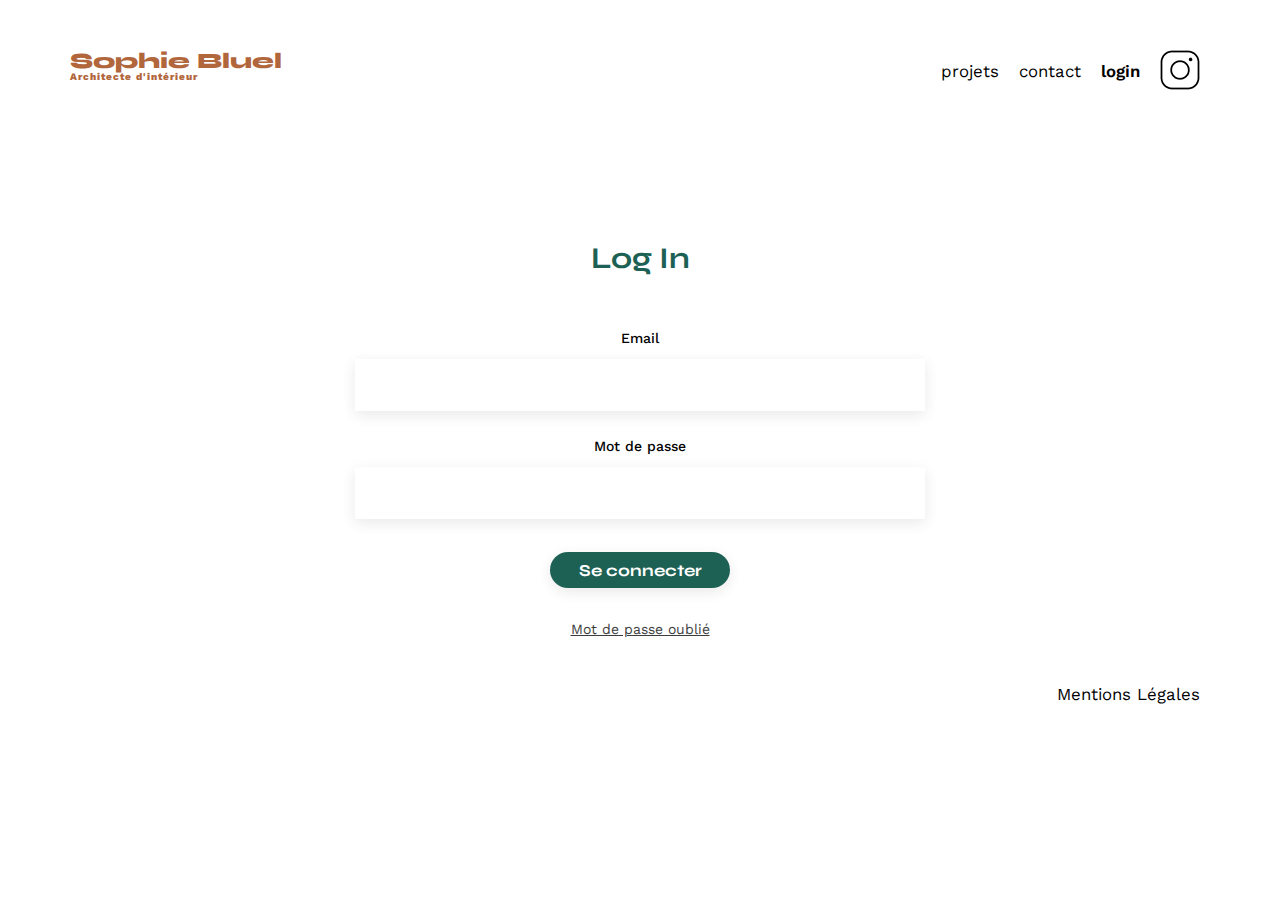
<file: login.html>
<!DOCTYPE html>
<html lang="fr">
<head>
	<meta charset="UTF-8">
	<title>Sophie Bluel - Architecte d'intérieur</title>
	<meta name="viewport" content="width=device-width, initial-scale=1.0">
	<link rel="preconnect" href="https://fonts.googleapis.com">
	<link rel="preconnect" href="https://fonts.gstatic.com" crossorigin>
	<link href="https://fonts.googleapis.com/css2?family=Syne:wght@700;800&family=Work+Sans&display=swap" rel="stylesheet">
	<meta name="description" content="">
	<link rel="stylesheet" href="./assets/style.css">
    <script defer src="assets/login.js"></script>
</head>
<body>
<header>
    <h1>Sophie Bluel <span>Architecte d'intérieur</span></h1>
    <nav>
        <ul>
            <li><a href="index.html">projets</a></li>
            <li>contact</li>
            <li class="activ">login</li>
            <li><img src="./assets/icons/instagram.png" alt="Instagram"></li>
        </ul>
    </nav>
</header>
<main>
    <section id="logIn">
		<h2>Log In</h2>
        <p class="error"></p>
		<form class="loginForm" action="#" method="post">
			<label for="email">Email</label>
			<input type="email" name="email" id="email">
			<label for="password">Mot de passe</label>
			<input type="password" name="password" id="password">
			<input type="submit" value="Se connecter">
		</form>
        <a href="#">Mot de passe oublié</a>
	</section>
</main>

<footer>
    <nav>
        <ul>
            <li>Mentions Légales</li>
        </ul>
    </nav>
</footer>    
</body>
</html>
</file>
<file: assets/style.css>
/* http://meyerweb.com/eric/tools/css/reset/
   v2.0 | 20110126
   License: none (public domain)
*/

html, body, div, span, applet, object, iframe,
h1, h2, h3, h4, h5, h6, p, blockquote, pre,
a, abbr, acronym, address, big, cite, code,
del, dfn, em, img, ins, kbd, q, s, samp,
small, strike, strong, sub, sup, tt, var,
b, u, i, center,
dl, dt, dd, ol, ul, li,
fieldset, form, label, legend,
table, caption, tbody, tfoot, thead, tr, th, td,
article, aside, canvas, details, embed,
figure, figcaption, footer, header, hgroup,
menu, nav, output, ruby, section, summary,
time, mark, audio, video {
	margin: 0;
	padding: 0;
	border: 0;
	font-size: 100%;
	font: inherit;
	vertical-align: baseline;
	box-sizing: border-box;
}
/* HTML5 display-role reset for older browsers */
article, aside, details, figcaption, figure,
footer, header, hgroup, menu, nav, section {
	display: block;
}
body {
	line-height: 1;
}
ol, ul {
	list-style: none;
}
blockquote, q {
	quotes: none;
}
blockquote:before, blockquote:after,
q:before, q:after {
	content: '';
	content: none;
}
table {
	border-collapse: collapse;
	border-spacing: 0;
}/* classe général pour cacher du contenu */
.hidden {
	display: none;
}
/** end reset css**/
body {
	max-width: 1140px;
	margin:auto;
	font-family: 'Work Sans' ;
	font-size: 14px;
}
header {
	display: flex;
	justify-content: space-between;
	margin: 50px 0
}
section {
	margin: 50px 0
}

h1{
	display: flex;
	flex-direction: column;
	font-family: 'Syne';
	font-size: 22px;
	font-weight: 800;
	color: #B1663C
}

h1 > span {
	font-family: 'Work Sans';
	font-size:10px;
	letter-spacing: 0.1em;
;
}

h2{
	font-family: 'Syne';
	font-weight: 700;
	font-size: 30px;
	color: #1D6154
}
nav ul {
	display: flex;
	align-items: center;
	list-style-type: none;

}
nav li {
	padding: 0 10px;
	font-size: 1.2em;
}
nav li.activ {
	font-weight: 600;
}
nav a, nav a:link, nav a:visited, nav a:focus, nav a:hover, nav a:active {
	color: inherit;
    cursor: inherit;
    text-decoration: inherit;
}

nav li:hover {
	color: #B1663C;
	cursor: pointer;
}
#introduction {
	display: flex;
	align-items: center;
	margin: 149px 0;
}
#introduction figure {
	flex: 1
}
#introduction img {
	display: block;
	margin: auto;
	width: 80%;
}

#introduction article {
	flex: 1
}
#introduction h2 {
	margin-bottom: 1em;
}

#introduction p {
	margin-bottom: 0.5em;
}

#portfolio {
	position: relative;
}
#portfolio h2 {
	text-align: center;
}
#portfolio a {
	position: absolute; /* Place le bouton indépendamment du flux normal */
  	right: 300px;
	top: 10px; 
}
.filters {
	display: flex;
	justify-content: center;
	margin: 50px 0;
}
.filters button {
	border: 1px solid #1D6154;
	border-radius: 60px;
	height: 37px;
	min-width: 100px;
	margin: 0 10px;
	background-color: inherit;
	color: #1D6154;
	font-family: 'Syne';
	font-weight: 700;
	font-size: 16px;
}
.filters button:hover,
.filters .button_selected {
	background-color: #1D6154;
	color: white;
	cursor: pointer;
}


.gallery {
	margin-top: 50px;
	width: 100%;
	display: grid;
	grid-template-columns: 1fr 1fr 1fr;
	grid-column-gap: 20px;
	grid-row-gap: 20px;
}

.gallery img {
	width: 100%;

}
#contact,
#logIn {
	width: 50%;
	margin: auto;
}
#contact > *, 
#logIn > * {
	text-align: center;

}
#contact h2,
#logIn h2 {
	margin-bottom: 20px;
}
form {
	text-align: left;
	margin-top:30px;
	display: flex;
	flex-direction: column;
}

input, select {
	height: 50px;
	font-size: 1.2em;
	border: none;
	box-shadow: 0px 4px 14px rgba(0, 0, 0, 0.09);
}
label {
	margin: 2em 0 1em 0;
	font-weight: 500;
}
#contact textarea,
#logIn textarea {
	border: none;
	box-shadow: 0px 4px 14px rgba(0, 0, 0, 0.09);
}

input[type="submit"]{
	font-family: 'Syne';
	font-weight: 700;
	color: white;
	background-color: #1D6154;
	margin : 2em auto ;
	width: 180px;
	height: 36px;
	text-align: center;
	border-radius: 60px ;
	cursor: pointer;
}

/*** Page LogIn ***/
#logIn {
	margin-top: 150px;
	margin-bottom: 50px;
}
#logIn a {
	color: #3D3D3D;
	display: flex;
	justify-content: center;
}
footer nav ul {
	 display: flex;
	justify-content: flex-end; 
}

/*** Modale ***/
.modal {
	display: flex;
	align-items: center;
	justify-content: center;
	position: fixed;
	top: 0;
	left: 0;
	width: 100%;
	height: 100%;
	background: rgba(0, 0, 0, 0.3);
}

.modal-wrapper {
	background-color: #fff;
	width: 630px;
	border-radius: 10px;
}
.modal-wrapper .js-modal-close {
	float: right;
	margin: 26px 30px 0 0 ;
	width: 12px;
}
.modal-wrapper .fa-arrow-left {
	float: left;
	margin: 26px 0 0 30px;
}
.modal-wrapper h3 {
	text-align: center;
	font-size: 1.625em;
	margin: 60px 0 36px;
}
.modal-wrapper .btnAjouter{
	display: block;
	font-family: 'Syne';
	font-weight: 700;
	color: white;
	background-color: #1D6154;
	margin : 2em auto;
	width: 237px;
	height: 36px;
	border-radius: 60px ;
	cursor: pointer;
	
}
/* Miniatures modale de suppression */
.smallGallery {
	width: fit-content;
	display: grid;
	grid-template-columns: repeat(5, 1fr);
	grid-column-gap: 9px;
	grid-row-gap: 29px;
	margin: 52px 105px 38px;
	padding-bottom: 60px;
	border-bottom: 1px solid #b3b3b3;
	overflow: auto;
}
.smallGallery img {
	width: 100%;
}
.container {
	position: relative;
}
.smallGallery i {
	position: absolute;
	top: 6px;
	right: 5px;
	font-size: 9px;
	width: 14px;
	height: 14px;
	line-height: 14px;
	text-align: center;
	background-color: black;
	color: white;
	border-radius: 2px;
	cursor: pointer;
}

/*** Modale Ajout photo ***/
.addPictureForm {
	width: 66%;
	margin: auto;
}
.addPictureForm .form {
	border-bottom: 1px solid #b3b3b3;
	padding-bottom: 50px;
	display: flex;
	flex-direction: column;
}
.addPictureForm .addPicture {
	position: relative;
	padding: 20px 0;
	background-color: #E8F1F6;
	min-height: 176px;
}
.addPictureForm input[type="submit"] {
	width: 237px;
}
#fileSelect {
	display: block;
	margin : 7px auto;
	font-family: 'Syne';
	color: #306685;
	background-color: #CBD6DC;
	width: 173px;
	height: 36px;
	border-radius: 50px ;
	border: none;
	cursor: pointer;
}
.addPicture .fa-image {
	display: block;
	margin: 0 auto ;
	width: 76px;
	font-size: 76px;
	color: #CBD6DC;
}
.addPicture p {
	text-align: center;
	font-size: 10px;
	font-weight: 400;
}
.addPicture .newPicture {
	position: absolute;
	top: 0;
	left: 50%;
	transform: translate(-50%);
	max-height: 100%;
}
#addPicture {
	opacity: 0;
    position: absolute;
    pointer-events: none;
}

/* Classe disabled */
input[type="submit"].disabled {
	background-color: #a7a7a7;
	cursor: not-allowed;
}

/* Style mode Admin */
.editionMode {
	width: -webkit-fill-available;
	height: 59px;
	position: absolute;
	top: 0;
	left: 0;
	line-height: 59px;
	background-color: black;
}
.editionMode p {
	color: white;
	text-align: center;
}
.editionMode i {
	padding-right: 12px;
}
</file>
